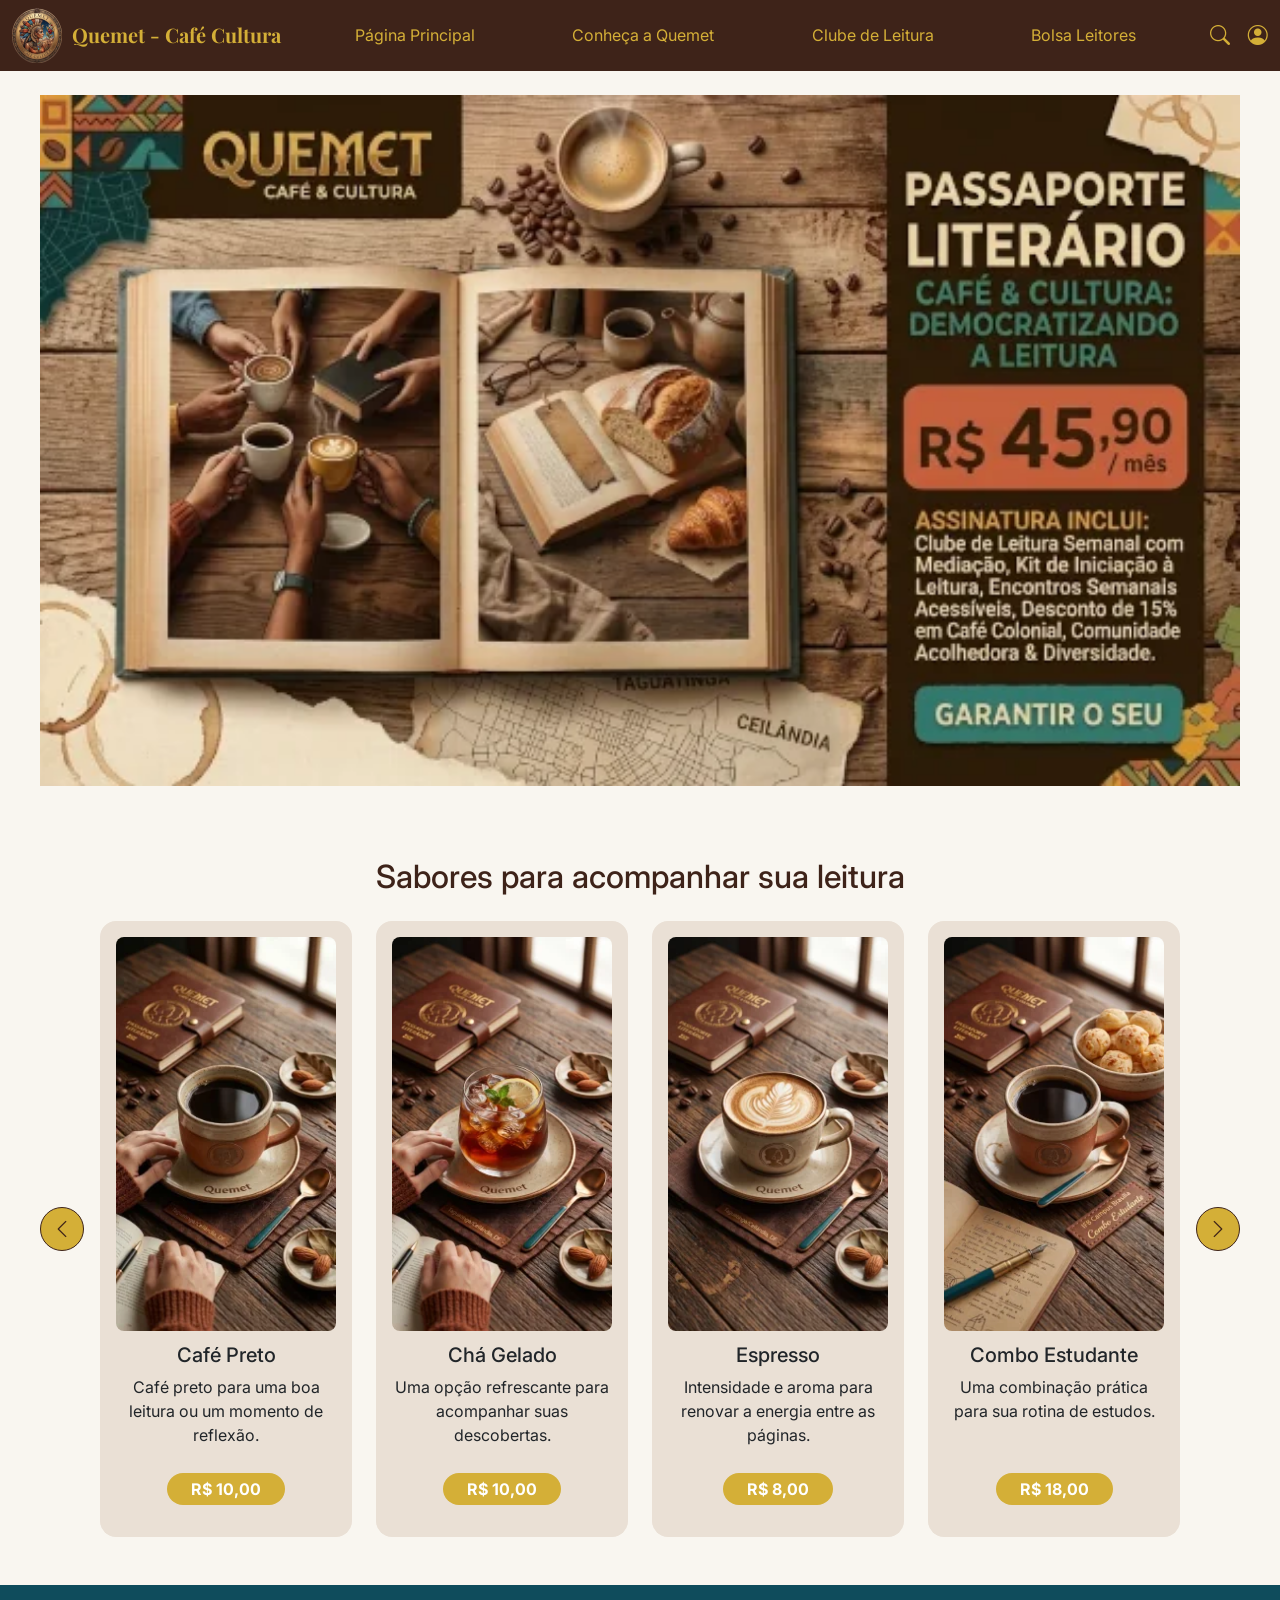
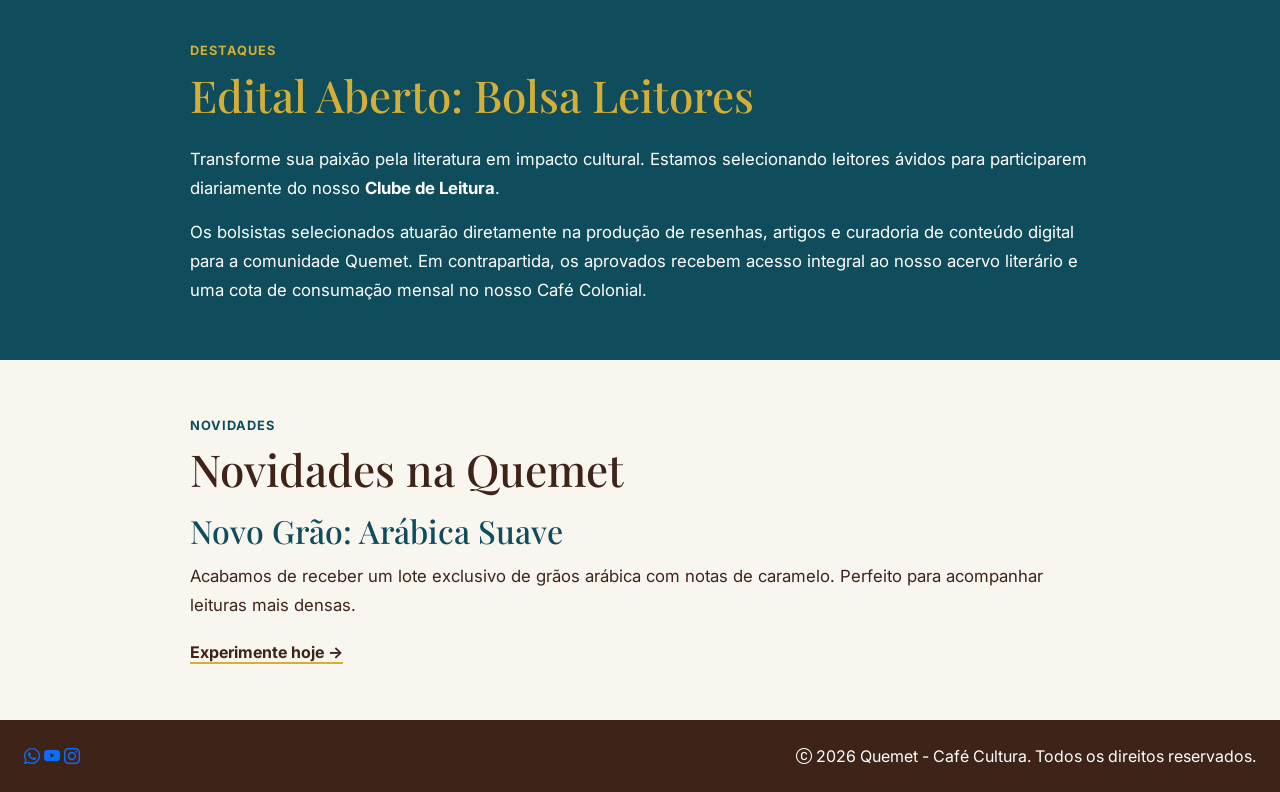
<file: index.html>
<!DOCTYPE html>
<html lang="pt">
    <head>
        <link rel="stylesheet" href="https://cdn.jsdelivr.net/npm/bootstrap-icons@1.11.3/font/bootstrap-icons.min.css">
        <link href="https://cdn.jsdelivr.net/npm/bootstrap@5.0.2/dist/css/bootstrap.min.css" rel="stylesheet" integrity="sha384-EVSTQN3/azprG1Anm3QDgpJLIm9Nao0Yz1ztcQTwFspd3yD65VohhpuuCOmLASjC" crossorigin="anonymous">
        <link rel="stylesheet" href="style.css">
        <link rel="preconnect" href="https://fonts.googleapis.com">
        <link rel="preconnect" href="https://fonts.gstatic.com" crossorigin>
        <link href="https://fonts.googleapis.com/css2?family=Inter:ital,opsz,wght@0,14..32,100..900;1,14..32,100..900&family=Playball&family=Playfair+Display:ital,wght@0,400..900;1,400..900&display=swap" rel="stylesheet">
        <meta charset="UTF-8">
        <meta name="viewport" content="width=device-width, initial-scale=1.0">
        <meta name="description" content="Trabalho SENAI DF && Projeto Quemet">
        <meta name="keywords" content="HTML, CSS, JavaScript, SENAI DF, Projeto Quemet, Café, Cultura">
        <meta name="author" content="Edgar Parreira França">
        <meta name="robots" content="index, follow">
        <title>Quemet - Café Cultura</title>
    </head>
    <body>
        <header class="site-header">
            <div class="container-fluid">
                <nav class="navbar navbar-dark navbar-expand-md w-100" aria-label="Navegação principal">
                    <a class="brand" href="index.html">
                        <img src="./Imagens/quemetLogo.webp" alt="Logo da Quemet" class="img-fluid" width="50" height="50">
                        <span>Quemet - Café Cultura</span>
                    </a>
                    <div class="collapse navbar-collapse" id="menu-principal">
                        <div class="site-nav__links">
                            <a href="index.html" aria-current="page">Página Principal</a>
                            <a href="index.html#produtos">Conheça a Quemet</a>
                            <a href="#produtos">Clube de Leitura</a>
                            <a href="#produtos">Bolsa Leitores</a>
                        </div>
                    </div>
                    <div class="site-nav__actions">
                        <a href="#produtos" aria-label="Buscar produtos"><i class="bi bi-search" aria-hidden="true"></i></a>
                        <a href="login.html" aria-label="Acessar conta"><i class="bi bi-person-circle" aria-hidden="true"></i></a>
                    </div>
                    <button class="navbar-toggler" type="button" data-bs-toggle="collapse" data-bs-target="#menu-principal" aria-controls="menu-principal" aria-expanded="false" aria-label="Abrir menu de navegação">
                        <span class="navbar-toggler-icon"></span>
                    </button>
                </nav>
            </div>
        </header>

        <main>
            <section class="container-fluid hero" aria-labelledby="titulo-pagina">
                <div class="row">
                    <div class="col-12">
                    <img src="./Imagens/banner.webp" alt="Promoção Passaporte Literário da Quemet" class="hero__image img-fluid">
                    </div>
                </div>
            </section>

            <section id="produtos" class="container-fluid produtos" aria-labelledby="titulo-produtos">
                <div class="conteudo-container">
                    <h2 id="titulo-produtos">Sabores para acompanhar sua leitura</h2>
                    <div class="galeria-controles">
                        <button type="button" class="galeria-seta galeria-seta--esquerda d-none d-md-block" id="seta-esquerda" aria-label="Ver produtos anteriores">
                            <i class="bi bi-chevron-left" aria-hidden="true"></i>
                        </button>
                        <div class="galeria-viewport">
                            <div class="row g-4" id="galeria-cards">
                        <div class="col-12 col-sm-6 col-lg-4 col-xl-3">
                            <article class="card h-100">
                                <img src="./Imagens/cafe.webp" alt="Café preto servido em uma xícara" class="img-fluid">
                                <div class="card-conteudo">
                                    <h3>Café Preto</h3>
                                    <p>Café preto para uma boa leitura ou um momento de reflexão.</p>
                                    <p class="preco">R$ 10,00</p>
                                </div>
                            </article>
                        </div>
                        <div class="col-12 col-sm-6 col-lg-4 col-xl-3">
                            <article class="card h-100">
                                <img src="./Imagens/chaGelado.webp" alt="Chá gelado servido em um copo" class="img-fluid">
                                <div class="card-conteudo">
                                    <h3>Chá Gelado</h3>
                                    <p>Uma opção refrescante para acompanhar suas descobertas.</p>
                                    <p class="preco">R$ 10,00</p>
                                </div>
                            </article>
                        </div>
                        <div class="col-12 col-sm-6 col-lg-4 col-xl-3">
                            <article class="card h-100">
                                <img src="./Imagens/espresso.webp" alt="Café espresso servido em uma xícara" class="img-fluid">
                                <div class="card-conteudo">
                                    <h3>Espresso</h3>
                                    <p>Intensidade e aroma para renovar a energia entre as páginas.</p>
                                    <p class="preco">R$ 8,00</p>
                                </div>
                            </article>
                        </div>
                        <div class="col-12 col-sm-6 col-lg-4 col-xl-3">
                            <article class="card h-100">
                                <img src="./Imagens/comboEstudante.webp" alt="Combo de café para estudante" class="img-fluid">
                                <div class="card-conteudo">
                                    <h3>Combo Estudante</h3>
                                    <p>Uma combinação prática para sua rotina de estudos.</p>
                                    <p class="preco">R$ 18,00</p>
                                </div>
                            </article>
                        </div>
                        <div class="col-12 col-sm-6 col-lg-4 col-xl-3">
                            <article class="card h-100">
                                <img src="./Imagens/comboLeitor.webp" alt="Combo de café para leitor" class="img-fluid">
                                <div class="card-conteudo">
                                    <h3>Combo Leitor</h3>
                                    <p>O par perfeito para tornar seu momento de leitura especial.</p>
                                    <p class="preco">R$ 20,00</p>
                                </div>
                            </article>
                        </div>
                            </div>
                        </div>
                        <button type="button" class="galeria-seta galeria-seta--direita d-none d-md-block" id="seta-direita" aria-label="Ver próximos produtos">
                            <i class="bi bi-chevron-right" aria-hidden="true"></i>
                        </button>
                    </div>
                </div>
            </section>

            <section id="destaques" class="destaques" aria-labelledby="titulo-destaques">
                <div class="conteudo-container destaques__conteudo">
                    <p class="destaques__rotulo">Destaques</p>
                    <h2 id="titulo-destaques">Edital Aberto: Bolsa Leitores</h2>
                    <p>Transforme sua paixão pela literatura em impacto cultural. Estamos selecionando leitores ávidos para participarem diariamente do nosso <strong>Clube de Leitura</strong>.</p>
                    <p>Os bolsistas selecionados atuarão diretamente na produção de resenhas, artigos e curadoria de conteúdo digital para a comunidade Quemet. Em contrapartida, os aprovados recebem acesso integral ao nosso acervo literário e uma cota de consumação mensal no nosso Café Colonial.</p>
                </div>
            </section>

            <section id="novidades" class="novidades" aria-labelledby="titulo-novidades">
                <div class="conteudo-container novidades__conteudo">
                    <p class="novidades__rotulo">Novidades</p>
                    <h2 id="titulo-novidades">Novidades na Quemet</h2>
                    <h3>Novo Grão: Arábica Suave</h3>
                    <p>Acabamos de receber um lote exclusivo de grãos arábica com notas de caramelo. Perfeito para acompanhar leituras mais densas.</p>
                    <a class="novidades__link" href="#">Experimente hoje <span aria-hidden="true">→</span></a>
                </div>
            </section>
            <button id="voltar-topo" type="button">↑ Voltar ao topo</button>
        </main>
        <footer class="d-flex justify-content-between align-items-center p-4 flex-column flex-md-row">
            <div class="redes-sociais">
                <a href="#" aria-label="WhatsApp"><i class="bi bi-whatsapp" aria-hidden="true"></i></a>
                <a href="#" aria-label="YouTube"><i class="bi bi-youtube" aria-hidden="true"></i></a>
                <a href="#" aria-label="Instagram"><i class="bi bi-instagram" aria-hidden="true"></i></a>
            </div>
            <div class="direitos-autorais">
                <i class="bi bi-c-circle"></i> 2026 Quemet - Café Cultura. Todos os direitos reservados.
            </div>
        </footer>
        <script src="https://cdn.jsdelivr.net/npm/bootstrap@5.0.2/dist/js/bootstrap.bundle.min.js"></script>
        <script src="scripts.js"></script>
    </body>
    </html>
</file>
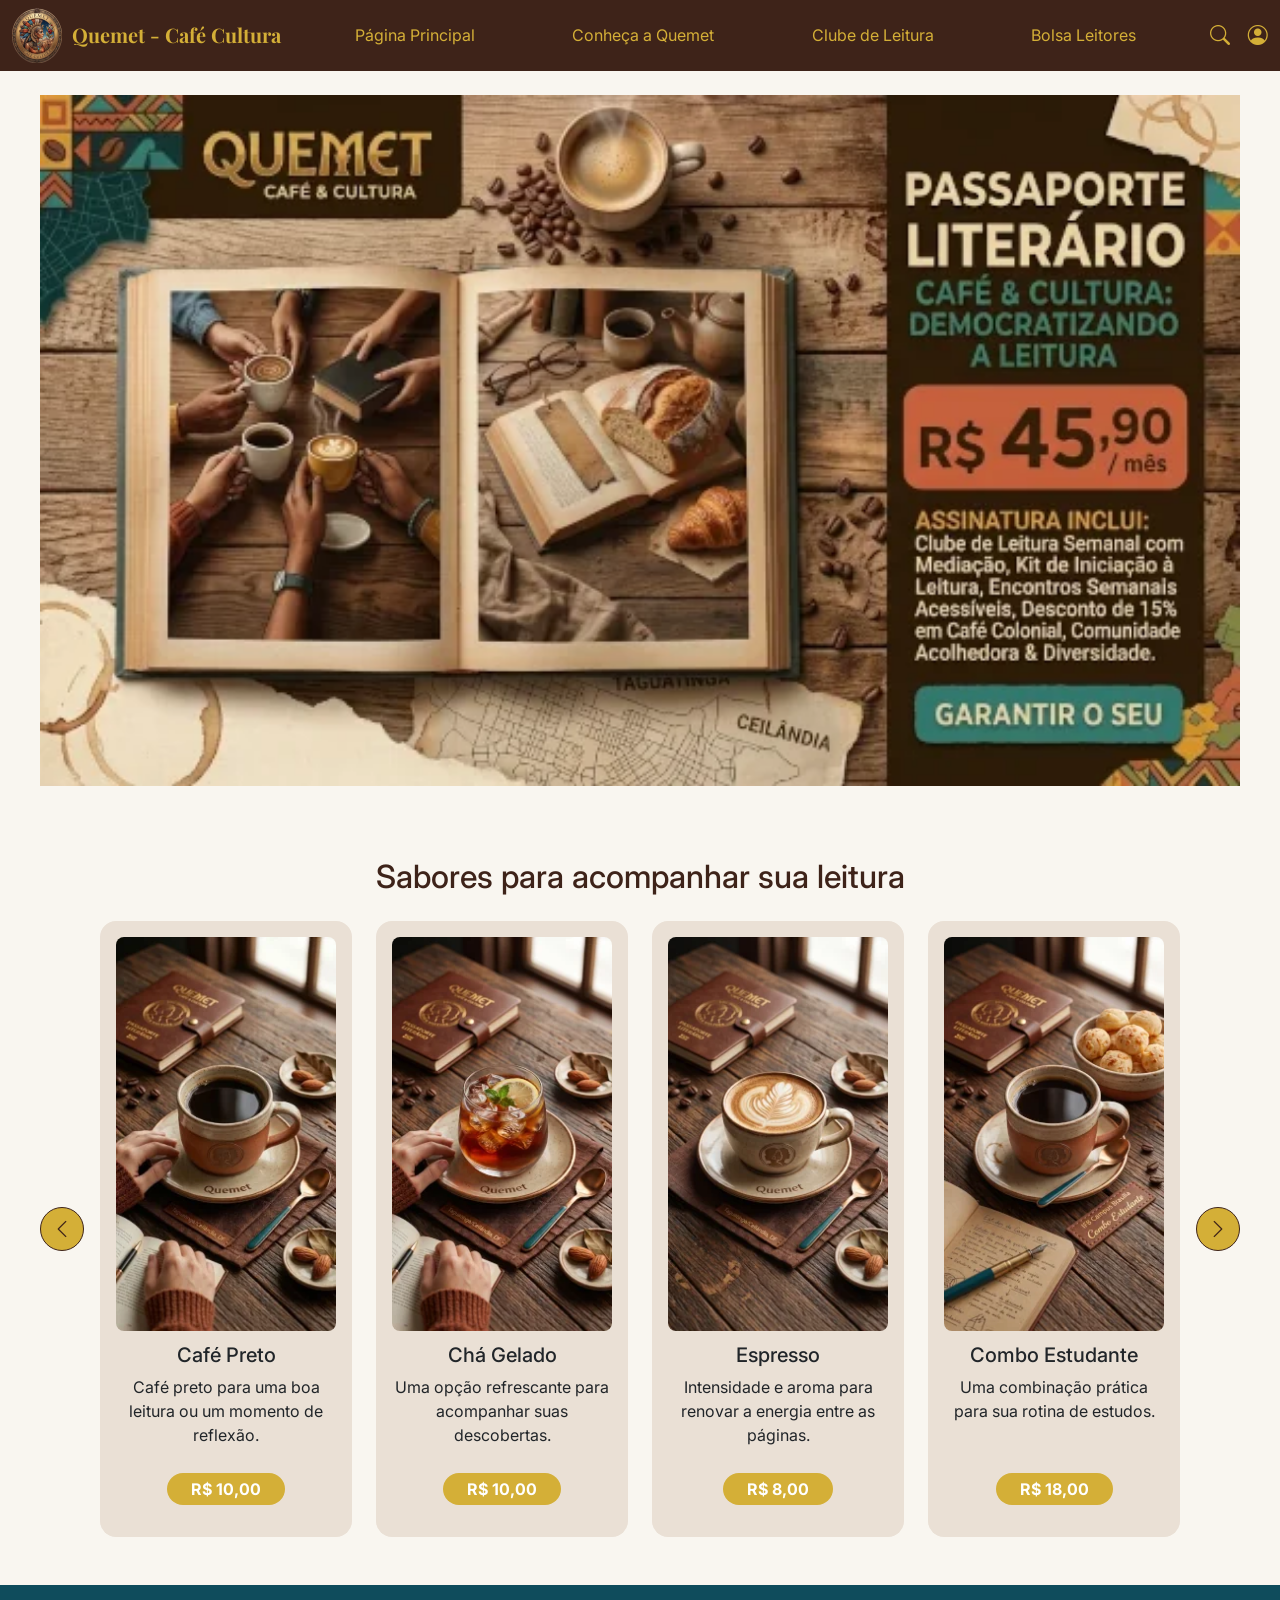
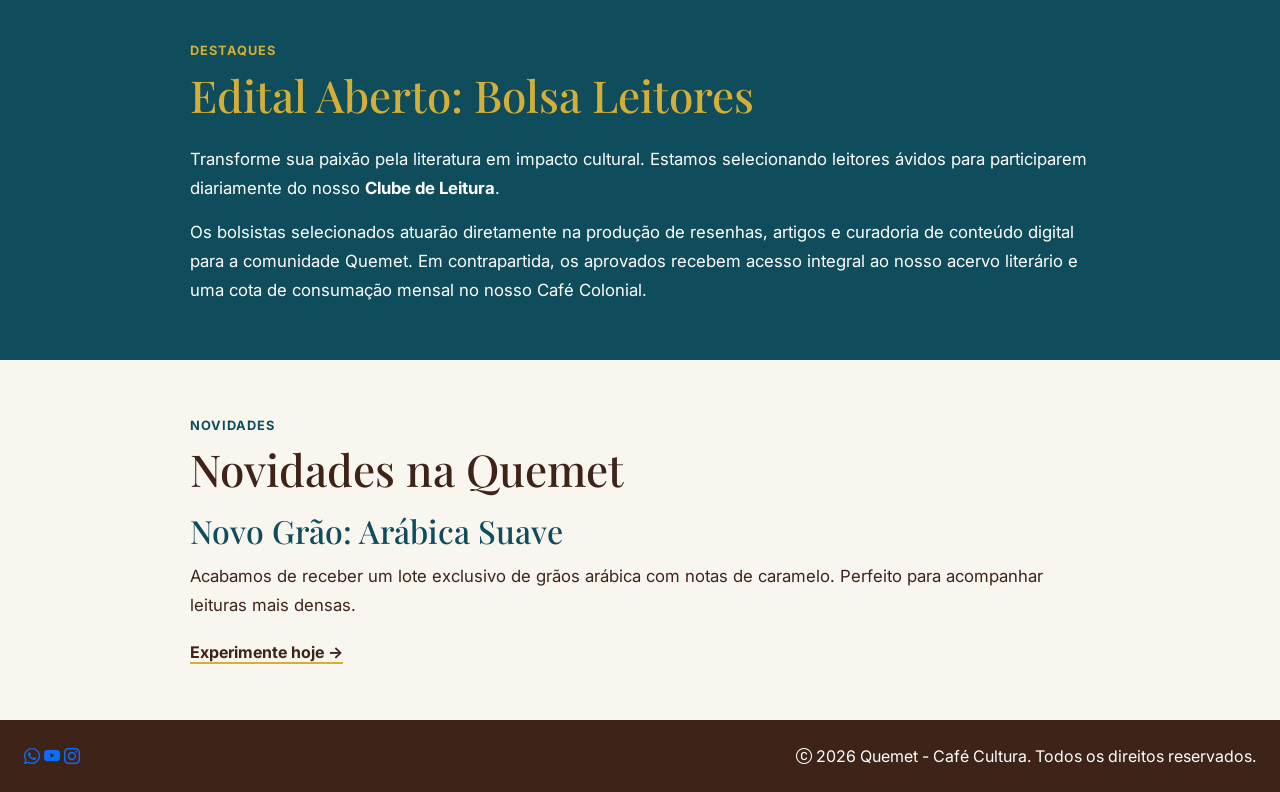
<file: HyperText/index.html>
<!DOCTYPE html>
<html lang="pt">
    <head>
        <link rel="stylesheet" href="https://cdn.jsdelivr.net/npm/bootstrap-icons@1.11.3/font/bootstrap-icons.min.css">
        <link href="https://cdn.jsdelivr.net/npm/bootstrap@5.0.2/dist/css/bootstrap.min.css" rel="stylesheet" integrity="sha384-EVSTQN3/azprG1Anm3QDgpJLIm9Nao0Yz1ztcQTwFspd3yD65VohhpuuCOmLASjC" crossorigin="anonymous">
        <link rel="stylesheet" href="../style/style.css">
        <link rel="preconnect" href="https://fonts.googleapis.com">
        <link rel="preconnect" href="https://fonts.gstatic.com" crossorigin>
        <link href="https://fonts.googleapis.com/css2?family=Inter:ital,opsz,wght@0,14..32,100..900;1,14..32,100..900&family=Playball&family=Playfair+Display:ital,wght@0,400..900;1,400..900&display=swap" rel="stylesheet">
        <meta charset="UTF-8">
        <meta name="viewport" content="width=device-width, initial-scale=1.0">
        <meta name="description" content="Trabalho SENAI DF && Projeto Quemet">
        <meta name="keywords" content="HTML, CSS, JavaScript, SENAI DF, Projeto Quemet, Café, Cultura">
        <meta name="author" content="Edgar Parreira França">
        <meta name="robots" content="index, follow">
        <title>Quemet - Café Cultura</title>
    </head>
    <body>
        <header class="site-header">
            <div class="container-fluid">
                <nav class="navbar navbar-dark navbar-expand-md w-100" aria-label="Navegação principal">
                    <a class="brand" href="index.html">
                        <img src="../Imagens/quemetLogo.webp" alt="Logo da Quemet" class="img-fluid" width="50" height="50">
                        <span>Quemet - Café Cultura</span>
                    </a>
                    <div class="collapse navbar-collapse" id="menu-principal">
                        <div class="site-nav__links">
                            <a href="index.html" aria-current="page">Página Principal</a>
                            <a href="sobrenos.html">Conheça a Quemet</a>
                            <a href="#produtos">Clube de Leitura</a>
                            <a href="#produtos">Bolsa Leitores</a>
                        </div>
                    </div>
                    <div class="site-nav__actions">
                        <a href="#produtos" aria-label="Buscar produtos"><i class="bi bi-search" aria-hidden="true"></i></a>
                        <a href="login.html" aria-label="Acessar conta"><i class="bi bi-person-circle" aria-hidden="true"></i></a>
                    </div>
                    <button class="navbar-toggler" type="button" data-bs-toggle="collapse" data-bs-target="#menu-principal" aria-controls="menu-principal" aria-expanded="false" aria-label="Abrir menu de navegação">
                        <span class="navbar-toggler-icon"></span>
                    </button>
                </nav>
            </div>
        </header>
        <main>
            <section class="container-fluid hero" aria-labelledby="titulo-pagina">
                <div class="row">
                    <div class="col-12">
                    <img src="../Imagens/banner.webp" alt="Promoção Passaporte Literário da Quemet" class="hero__image img-fluid">
                    </div>
                </div>
            </section>

            <section id="produtos" class="container-fluid produtos" aria-labelledby="titulo-produtos">
                <div class="conteudo-container">
                    <h2 id="titulo-produtos">Sabores para acompanhar sua leitura</h2>
                    <div class="galeria-controles">
                        <button type="button" class="galeria-seta galeria-seta--esquerda d-none d-md-block" id="seta-esquerda" aria-label="Ver produtos anteriores">
                            <i class="bi bi-chevron-left" aria-hidden="true"></i>
                        </button>
                        <div class="galeria-viewport">
                            <div class="row g-4" id="galeria-cards">
                        <div class="col-12 col-sm-6 col-lg-4 col-xl-3">
                            <article class="card h-100">
                                <img src="../Imagens/cafe.webp" alt="Café preto servido em uma xícara" class="img-fluid">
                                <div class="card-conteudo">
                                    <h3>Café Preto</h3>
                                    <p>Café preto para uma boa leitura ou um momento de reflexão.</p>
                                    <p class="preco">R$ 10,00</p>
                                </div>
                            </article>
                        </div>
                        <div class="col-12 col-sm-6 col-lg-4 col-xl-3">
                            <article class="card h-100">
                                <img src="../Imagens/chaGelado.webp" alt="Chá gelado servido em um copo" class="img-fluid">
                                <div class="card-conteudo">
                                    <h3>Chá Gelado</h3>
                                    <p>Uma opção refrescante para acompanhar suas descobertas.</p>
                                    <p class="preco">R$ 10,00</p>
                                </div>
                            </article>
                        </div>
                        <div class="col-12 col-sm-6 col-lg-4 col-xl-3">
                            <article class="card h-100">
                                <img src="../Imagens/espresso.webp" alt="Café espresso servido em uma xícara" class="img-fluid">
                                <div class="card-conteudo">
                                    <h3>Espresso</h3>
                                    <p>Intensidade e aroma para renovar a energia entre as páginas.</p>
                                    <p class="preco">R$ 8,00</p>
                                </div>
                            </article>
                        </div>
                        <div class="col-12 col-sm-6 col-lg-4 col-xl-3">
                            <article class="card h-100">
                                <img src="../Imagens/comboEstudante.webp" alt="Combo de café para estudante" class="img-fluid">
                                <div class="card-conteudo">
                                    <h3>Combo Estudante</h3>
                                    <p>Uma combinação prática para sua rotina de estudos.</p>
                                    <p class="preco">R$ 18,00</p>
                                </div>
                            </article>
                        </div>
                        <div class="col-12 col-sm-6 col-lg-4 col-xl-3">
                            <article class="card h-100">
                                <img src="../Imagens/comboLeitor.webp" alt="Combo de café para leitor" class="img-fluid">
                                <div class="card-conteudo">
                                    <h3>Combo Leitor</h3>
                                    <p>O par perfeito para tornar seu momento de leitura especial.</p>
                                    <p class="preco">R$ 20,00</p>
                                </div>
                            </article>
                        </div>
                            </div>
                        </div>
                        <button type="button" class="galeria-seta galeria-seta--direita d-none d-md-block" id="seta-direita" aria-label="Ver próximos produtos">
                            <i class="bi bi-chevron-right" aria-hidden="true"></i>
                        </button>
                    </div>
                </div>
            </section>

            <section id="destaques" class="destaques" aria-labelledby="titulo-destaques">
                <div class="conteudo-container destaques__conteudo">
                    <p class="destaques__rotulo">Destaques</p>
                    <h2 id="titulo-destaques">Edital Aberto: Bolsa Leitores</h2>
                    <p>Transforme sua paixão pela literatura em impacto cultural. Estamos selecionando leitores ávidos para participarem diariamente do nosso <strong>Clube de Leitura</strong>.</p>
                    <p>Os bolsistas selecionados atuarão diretamente na produção de resenhas, artigos e curadoria de conteúdo digital para a comunidade Quemet. Em contrapartida, os aprovados recebem acesso integral ao nosso acervo literário e uma cota de consumação mensal no nosso Café Colonial.</p>
                </div>
            </section>

            <section id="novidades" class="novidades" aria-labelledby="titulo-novidades">
                <div class="conteudo-container novidades__conteudo">
                    <p class="novidades__rotulo">Novidades</p>
                    <h2 id="titulo-novidades">Novidades na Quemet</h2>
                    <h3>Novo Grão: Arábica Suave</h3>
                    <p>Acabamos de receber um lote exclusivo de grãos arábica com notas de caramelo. Perfeito para acompanhar leituras mais densas.</p>
                    <a class="novidades__link" href="#">Experimente hoje <span aria-hidden="true">→</span></a>
                </div>
            </section>
            <button id="voltar-topo" type="button">↑ Voltar ao topo</button>
        </main>
        <footer class="d-flex justify-content-between align-items-center p-4 flex-column flex-md-row">
            <div class="redes-sociais">
                <a href="#" aria-label="WhatsApp"><i class="bi bi-whatsapp" aria-hidden="true"></i></a>
                <a href="#" aria-label="YouTube"><i class="bi bi-youtube" aria-hidden="true"></i></a>
                <a href="#" aria-label="Instagram"><i class="bi bi-instagram" aria-hidden="true"></i></a>
            </div>
            <div class="direitos-autorais">
                <i class="bi bi-c-circle"></i> 2026 Quemet - Café Cultura. Todos os direitos reservados.
            </div>
        </footer>
        <script src="https://cdn.jsdelivr.net/npm/bootstrap@5.0.2/dist/js/bootstrap.bundle.min.js"></script>
        <script src="../scripts/scripts.js"></script>
    </body>
    </html>
</file>
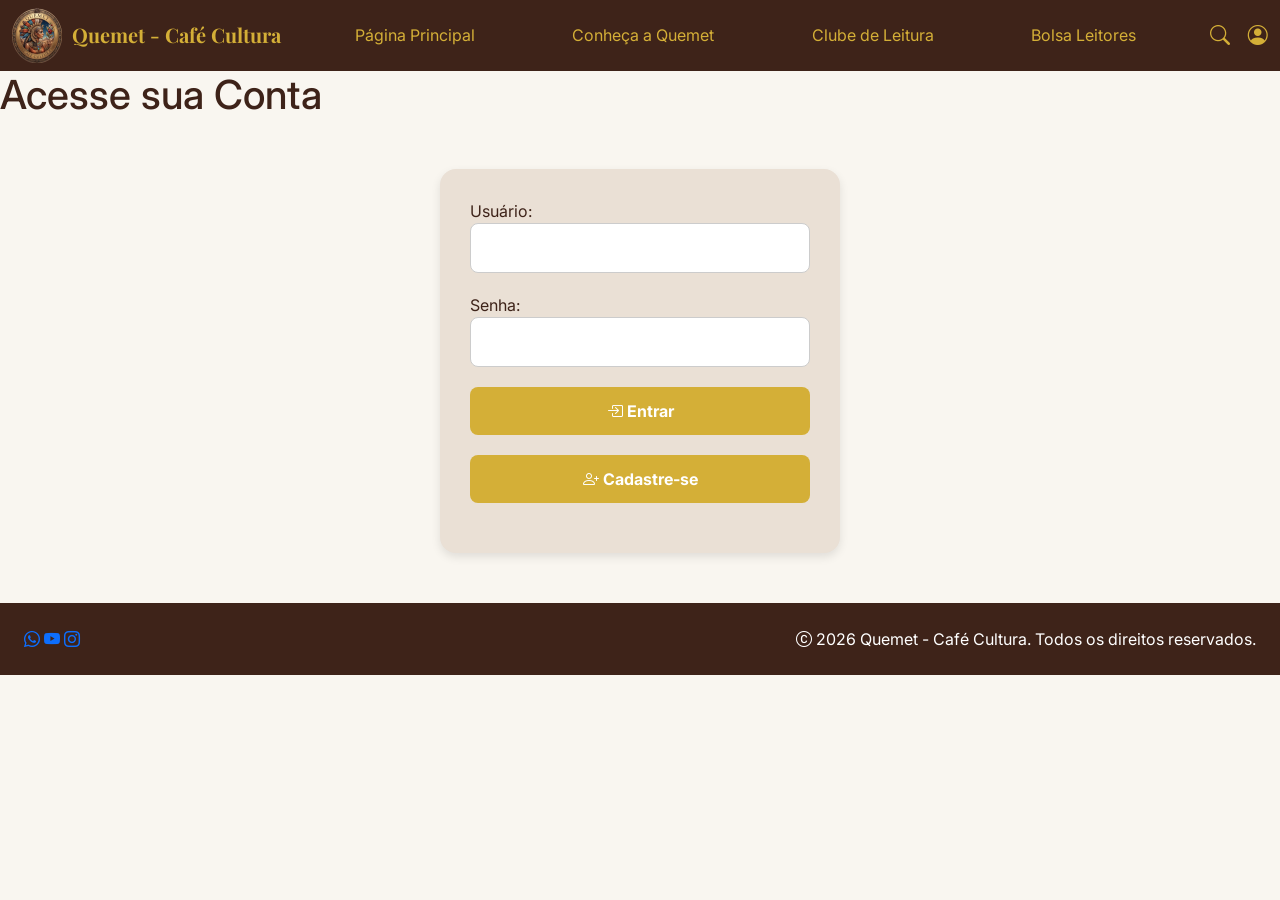
<file: login.html>
<!DOCTYPE html>
<html lang="pt">
<head>
    <link rel="preconnect" href="https://fonts.googleapis.com">
    <link rel="preconnect" href="https://fonts.gstatic.com" crossorigin>
    <link href="https://fonts.googleapis.com/css2?family=Inter:ital,opsz,wght@0,14..32,100..900;1,14..32,100..900&family=Playball&family=Playfair+Display:ital,wght@0,400..900;1,400..900&display=swap" rel="stylesheet">
    <link rel="stylesheet" href="https://cdn.jsdelivr.net/npm/bootstrap-icons@1.11.3/font/bootstrap-icons.min.css">
    <link href="https://cdn.jsdelivr.net/npm/bootstrap@5.0.2/dist/css/bootstrap.min.css" rel="stylesheet" integrity="sha384-EVSTQN3/azprG1Anm3QDgpJLIm9Nao0Yz1ztcQTwFspd3yD65VohhpuuCOmLASjC" crossorigin="anonymous">
    <link rel="stylesheet" href="style.css">
    <meta charset="UTF-8">
    <meta name="viewport" content="width=device-width, initial-scale=1.0">
    <title>Quemet - Café Cultura</title>
</head>
<body>
    <header class="site-header">
        <div class="container-fluid">
                <nav class="navbar navbar-dark navbar-expand-md w-100" aria-label="Navegação principal">
                    <a class="brand" href="index.html">
                        <img src="./Imagens/quemetLogo.webp" alt="Logo da Quemet" class="img-fluid" width="50" height="50">
                        <span>Quemet - Café Cultura</span>
                    </a>
                    <div class="collapse navbar-collapse" id="menu-login">
                        <div class="site-nav__links">
                            <a href="index.html">Página Principal</a>
                            <a href="index.html#produtos">Conheça a Quemet</a>
                            <a href="index.html#produtos">Clube de Leitura</a>
                            <a href="index.html#produtos">Bolsa Leitores</a>
                        </div>
                    </div>
                    <div class="site-nav__actions">
                        <a href="index.html#produtos" aria-label="Buscar produtos"><i class="bi bi-search" aria-hidden="true"></i></a>
                        <a href="login.html" aria-label="Acessar conta" aria-current="page"><i class="bi bi-person-circle" aria-hidden="true"></i></a>
                    </div>
                    <button class="navbar-toggler" type="button" data-bs-toggle="collapse" data-bs-target="#menu-login" aria-controls="menu-login" aria-expanded="false" aria-label="Abrir menu de navegação">
                        <span class="navbar-toggler-icon"></span>
                    </button>
                </nav>
            </div>
        </header>
    <main>
        <h1>Acesse sua Conta</h1>
        <section class="login-container">
            <form id="login-form" action="login.php" method="post">
                <label for="usuario">Usuário:</label>
                <input type="text" id="usuario" name="usuario" required>
                <label for="senha">Senha:</label>
                <input type="password" id="senha" name="senha" required>
                <button id="login-button" type="button">
                    <i class="bi bi-box-arrow-in-right"></i> Entrar
                </button>
                <div>
                    <button id="botao-cadastrar" type="button" class="btn btn-outline-dark w-100">
                        <i class="bi bi-person-plus"></i> Cadastre-se
                    </button>
                </div>
            </form>
            <form id="form-cadastrar" action="#" method="post">
                <h2>Cadastre-se</h2>
                <label for="novo-usuario">Usuário:</label>
                <input type="text" id="novo-usuario" name="novo-usuario" required>
                <label for="novo-email">Email:</label>
                <input type="email" id="novo-email" name="novo-email" required>
                <label for="nova-senha">Senha:</label>
                <input type="password" id="nova-senha" name="nova-senha" required>
                <button id="cadastro-submit" type="button">Cadastrar</button>
            </form>
        </section>
        <button id="voltar-topo" type="button">↑ Voltar ao topo</button>
    </main>
    <footer class="d-flex justify-content-between align-items-center p-4 flex-column flex-md-row">
            <div class="redes-sociais">
                <a href="#" aria-label="WhatsApp"><i class="bi bi-whatsapp" aria-hidden="true"></i></a>
                <a href="#" aria-label="YouTube"><i class="bi bi-youtube" aria-hidden="true"></i></a>
                <a href="#" aria-label="Instagram"><i class="bi bi-instagram" aria-hidden="true"></i></a>
            </div>
            <div class="direitos-autorais">
                <i class="bi bi-c-circle"></i> 2026 Quemet - Café Cultura. Todos os direitos reservados.
            </div>
        </footer>
        <script src="https://cdn.jsdelivr.net/npm/bootstrap@5.0.2/dist/js/bootstrap.bundle.min.js"></script>
        <script src="https://code.jquery.com/jquery-3.7.1.min.js"></script>
        <script src="jquery-script.js"></script>
        <script src="scripts.js"></script>
</body>
</html>
</file>
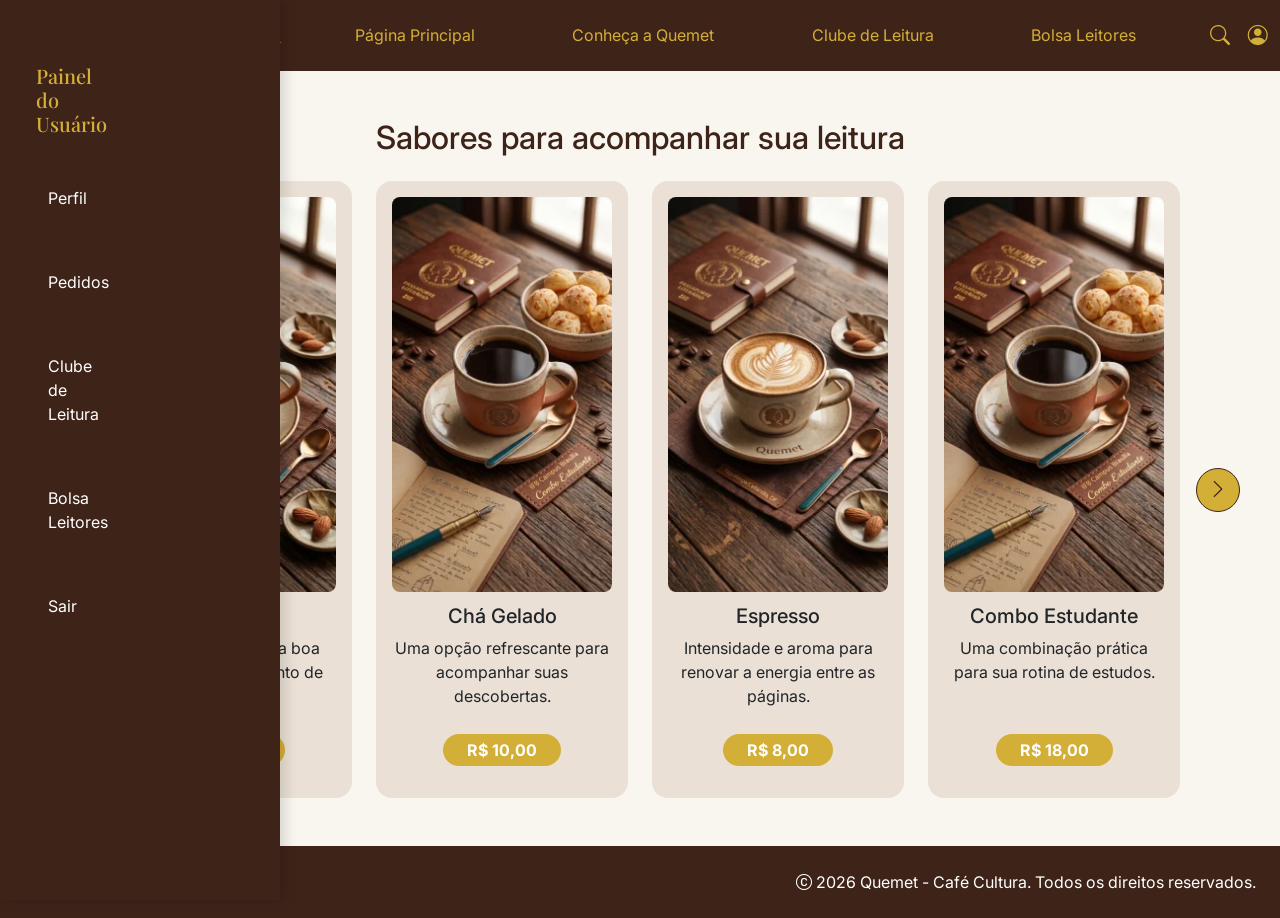
<file: HyperText/dashboard.html>
<!DOCTYPE html>
<html lang="pt">
    <head>
        <link rel="stylesheet" href="https://cdn.jsdelivr.net/npm/bootstrap-icons@1.11.3/font/bootstrap-icons.min.css">
        <link href="https://cdn.jsdelivr.net/npm/bootstrap@5.0.2/dist/css/bootstrap.min.css" rel="stylesheet" integrity="sha384-EVSTQN3/azprG1Anm3QDgpJLIm9Nao0Yz1ztcQTwFspd3yD65VohhpuuCOmLASjC" crossorigin="anonymous">
        <link rel="stylesheet" href="../style/style.css">
        <link rel="preconnect" href="https://fonts.googleapis.com">
        <link rel="preconnect" href="https://fonts.gstatic.com" crossorigin>
        <link href="https://fonts.googleapis.com/css2?family=Inter:ital,opsz,wght@0,14..32,100..900;1,14..32,100..900&family=Playball&family=Playfair+Display:ital,wght@0,400..900;1,400..900&display=swap" rel="stylesheet">
        <meta charset="UTF-8">
        <meta name="viewport" content="width=device-width, initial-scale=1.0">
        <meta name="description" content="Trabalho SENAI DF && Projeto Quemet">
        <meta name="keywords" content="HTML, CSS, JavaScript, SENAI DF, Projeto Quemet, Café, Cultura">
        <meta name="author" content="Edgar Parreira França">
        <meta name="robots" content="index, follow">
        <title>Quemet - Café Cultura</title>
    </head>
    <body>
            <header class="site-header">
                <div class="container-fluid">
                    <nav class="navbar navbar-dark navbar-expand-md w-100" aria-label="Navegação principal">
                        <a class="brand" href="index.html">
                            <img src="../Imagens/quemetLogo.webp" alt="Logo da Quemet" class="img-fluid" width="50" height="50">
                            <span>Quemet - Café Cultura</span>
                        </a>
                        <div class="collapse navbar-collapse" id="menu-principal">
                            <div class="site-nav__links">
                                <a href="index.html" aria-current="page">Página Principal</a>
                                <a href="sobrenos.html">Conheça a Quemet</a>
                                <a href="#produtos">Clube de Leitura</a>
                            <a href="#produtos">Bolsa Leitores</a>
                            </div>
                        </div>
                        <div class="site-nav__actions">
                            <a href="#produtos" aria-label="Buscar produtos"><i class="bi bi-search" aria-hidden="true"></i></a>
                            <a href="login.html" aria-label="Acessar conta"><i class="bi bi-person-circle" aria-hidden="true"></i></a>
                        </div>
                        <button class="navbar-toggler" type="button" data-bs-toggle="collapse" data-bs-target="#menu-principal" aria-controls="menu-principal" aria-expanded="false" aria-label="Abrir menu de navegação">
                            <span class="navbar-toggler-icon"></span>
                        </button>
                    </nav>
                </div>
            </header>
        <main>
            
        <section class="dashboard-painel">
            <article id="dashboard-painel">
                <div class="container-fluid" >
                <div class="row"
>                       <div class="col-4 col-md-3">
                    <nav class="dashboard-nav" aria-label="Navegação do painel">
                        <h1>Painel do Usuário</h1>
                        <a href="perfil.html">Perfil</a></br>
                        <a href="pedidos.html">Pedidos</a></br>
                        <a href="clubedeleitura.html">Clube de Leitura</a></br>
                        <a href="bolsaleitores.html">Bolsa Leitores</a></br>
                        <a href="sair.html">Sair</a>
                        </div>
            </article>
                    </nav>
                </div>
            </div>
        </section>

             <section id="produtos" class="container-fluid produtos" aria-labelledby="titulo-produtos">
                <div class="conteudo-container">
                    <h2 id="titulo-produtos">Sabores para acompanhar sua leitura</h2>
                    <div class="galeria-controles">
                        <button type="button" class="galeria-seta galeria-seta--esquerda d-none d-md-block" id="seta-esquerda" aria-label="Ver produtos anteriores">
                            <i class="bi bi-chevron-left" aria-hidden="true"></i>
                        </button>
                        <div class="galeria-viewport">
                            <div class="row g-4" id="galeria-cards">
                        <div class="col-4 col-sm-6 col-lg-4 col-xl-3">
                            <article class="card h-100">
                                <img src="../Imagens/cafe.webp" alt="Café preto servido em uma xícara" class="img-fluid">
                                <div class="card-conteudo">
                                    <h3>Café Preto</h3>
                                    <p>Café preto para uma boa leitura ou um momento de reflexão.</p>
                                    <p class="preco">R$ 10,00</p>
                                </div>
                            </article>
                        </div>
                        
                        <div class="col-4 col-sm-6 col-lg-4 col-xl-3">
                            <article class="card h-100">
                                <img src="../Imagens/comboEstudante.webp" alt="Combo de café para estudante" class="img-fluid">
                                <div class="card-conteudo">
                                    <h3>Chá Gelado</h3>
                                    <p>Uma opção refrescante para acompanhar suas descobertas.</p>
                                    <p class="preco">R$ 10,00</p>
                                </div>
                            </article>
                        </div>
                        <div class="col-4 col-sm-6 col-lg-4 col-xl-3">
                            <article class="card h-100">
                                <img src="../Imagens/espresso.webp" alt="Café espresso servido em uma xícara" class="img-fluid">
                                <div class="card-conteudo">
                                    <h3>Espresso</h3>
                                    <p>Intensidade e aroma para renovar a energia entre as páginas.</p>
                                    <p class="preco">R$ 8,00</p>
                                </div>
                            </article>
                        </div>
                        <div class="col-4 col-sm-6 col-lg-4 col-xl-3">
                            <article class="card h-100">
                                <img src="../Imagens/comboEstudante.webp" alt="Combo de café para estudante" class="img-fluid">
                                <div class="card-conteudo">
                                    <h3>Combo Estudante</h3>
                                    <p>Uma combinação prática para sua rotina de estudos.</p>
                                    <p class="preco">R$ 18,00</p>
                                </div>
                            </article>
                        </div>
                        <div class="col-4 col-sm-6 col-lg-4 col-xl-3">
                            <article class="card h-100">
                                <img src="../Imagens/comboLeitor.webp" alt="Combo de café para leitor" class="img-fluid">
                                <div class="card-conteudo">
                                    <h3>Combo Leitor</h3>
                                    <p>O par perfeito para tornar seu momento de leitura especial.</p>
                                    <p class="preco">R$ 20,00</p>
                                </div>
                            </article>
                        </div>
                            </div>
                        </div>
                        <button type="button" class="galeria-seta galeria-seta--direita d-none d-md-block" id="seta-direita" aria-label="Ver próximos produtos">
                            <i class="bi bi-chevron-right" aria-hidden="true"></i>
                        </button>
                    </div>
                </div>
            </section>
            <button id="voltar-topo" type="button">↑ Voltar ao topo</button>
        </main>
        <footer class="d-flex justify-content-between align-items-center p-4 flex-column flex-md-row">
            <div class="redes-sociais">
                <a href="#" aria-label="WhatsApp"><i class="bi bi-whatsapp" aria-hidden="true"></i></a>
                <a href="#" aria-label="YouTube"><i class="bi bi-youtube" aria-hidden="true"></i></a>
                <a href="#" aria-label="Instagram"><i class="bi bi-instagram" aria-hidden="true"></i></a>
            </div>
            <div class="direitos-autorais">
                <i class="bi bi-c-circle"></i> 2026 Quemet - Café Cultura. Todos os direitos reservados.
            </div>
        </footer>
        <script src="https://cdn.jsdelivr.net/npm/bootstrap@5.0.2/dist/js/bootstrap.bundle.min.js"></script>
        <script src="../scripts/scripts.js"></script>
    </body>
    </html>
</file>
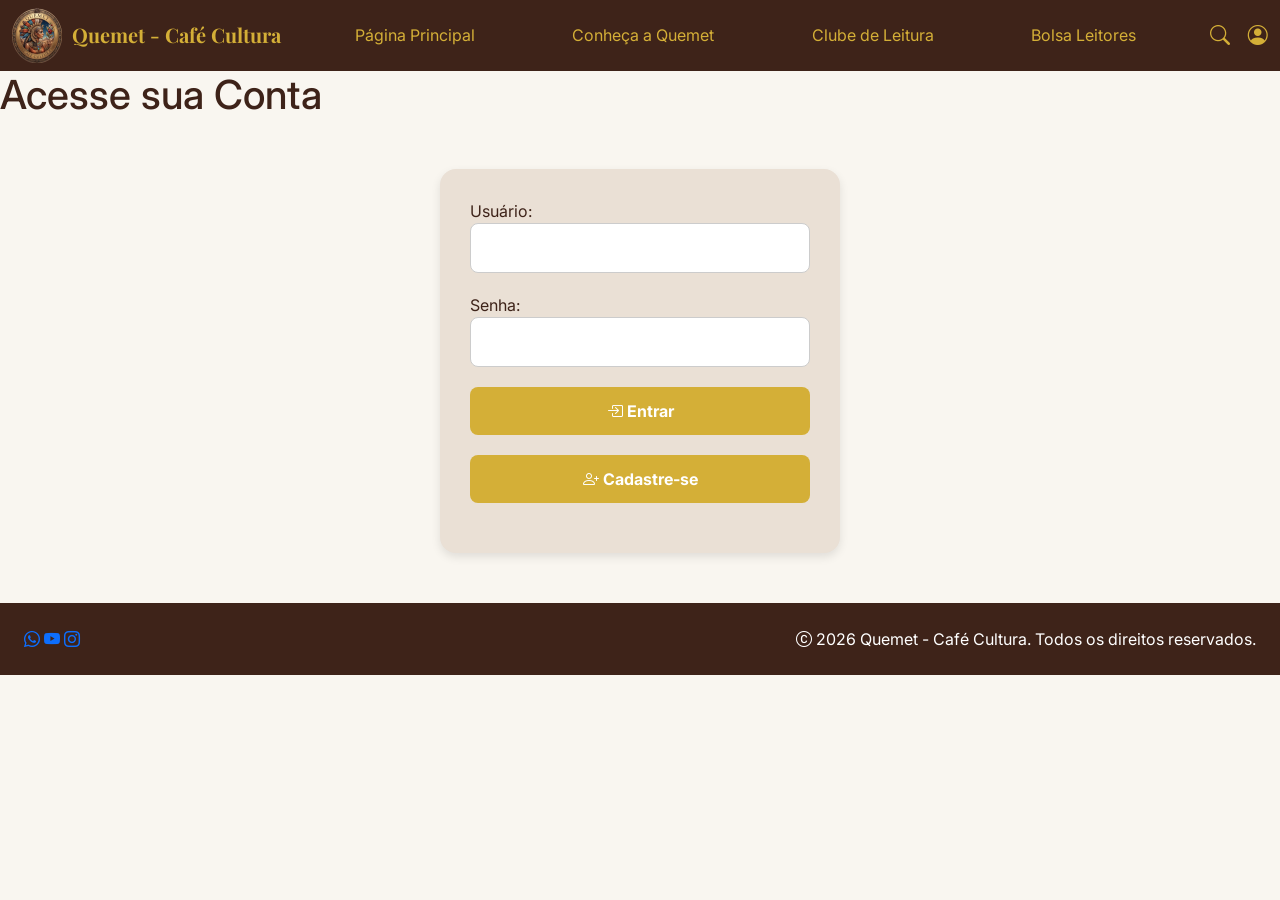
<file: HyperText/login.html>
<!DOCTYPE html>
<html lang="pt">
<head>
    <link rel="preconnect" href="https://fonts.googleapis.com">
    <link rel="preconnect" href="https://fonts.gstatic.com" crossorigin>
    <link href="https://fonts.googleapis.com/css2?family=Inter:ital,opsz,wght@0,14..32,100..900;1,14..32,100..900&family=Playball&family=Playfair+Display:ital,wght@0,400..900;1,400..900&display=swap" rel="stylesheet">
    <link rel="stylesheet" href="https://cdn.jsdelivr.net/npm/bootstrap-icons@1.11.3/font/bootstrap-icons.min.css">
    <link href="https://cdn.jsdelivr.net/npm/bootstrap@5.0.2/dist/css/bootstrap.min.css" rel="stylesheet" integrity="sha384-EVSTQN3/azprG1Anm3QDgpJLIm9Nao0Yz1ztcQTwFspd3yD65VohhpuuCOmLASjC" crossorigin="anonymous">
    <link rel="stylesheet" href="../style/style.css">
    <meta charset="UTF-8">
    <meta name="viewport" content="width=device-width, initial-scale=1.0">
    <title>Quemet - Café Cultura</title>
</head>
<body>
    <header class="site-header">
        <div class="container-fluid">
                <nav class="navbar navbar-dark navbar-expand-md w-100" aria-label="Navegação principal">
                    <a class="brand" href="index.html">
                        <img src="../Imagens/quemetLogo.webp" alt="Logo da Quemet" class="img-fluid" width="50" height="50">
                        <span>Quemet - Café Cultura</span>
                    </a>
                    <div class="collapse navbar-collapse" id="menu-login">
                        <div class="site-nav__links">
                            <a href="index.html">Página Principal</a>
                            <a href="sobrenos.html">Conheça a Quemet</a>
                            <a href="index.html#produtos">Clube de Leitura</a>
                            <a href="index.html#produtos">Bolsa Leitores</a>
                        </div>
                    </div>
                    <div class="site-nav__actions">
                        <a href="index.html#produtos" aria-label="Buscar produtos"><i class="bi bi-search" aria-hidden="true"></i></a>
                        <a href="login.html" aria-label="Acessar conta" aria-current="page"><i class="bi bi-person-circle" aria-hidden="true"></i></a>
                    </div>
                    <button class="navbar-toggler" type="button" data-bs-toggle="collapse" data-bs-target="#menu-login" aria-controls="menu-login" aria-expanded="false" aria-label="Abrir menu de navegação">
                        <span class="navbar-toggler-icon"></span>
                    </button>
                </nav>
            </div>
        </header>
    <main>
        <h1>Acesse sua Conta</h1>
        <section class="login-container">
            <form id="login-form" action="login.php" method="post">
                <label for="usuario">Usuário:</label>
                <input type="text" id="usuario" name="usuario" required>
                <label for="senha">Senha:</label>
                <input type="password" id="senha" name="senha" required>
                <button id="login-button" type="button">
                    <i class="bi bi-box-arrow-in-right"></i> Entrar
                </button>
                <div>
                    <button id="botao-cadastrar" type="button" class="btn btn-outline-dark w-100">
                        <i class="bi bi-person-plus"></i> Cadastre-se
                    </button>
                </div>
            </form>
            <form id="form-cadastrar" action="#" method="post">
                <h2>Cadastre-se</h2>
                <label for="novo-usuario">Usuário:</label>
                <input type="text" id="novo-usuario" name="novo-usuario" required>
                <label for="novo-email">Email:</label>
                <input type="email" id="novo-email" name="novo-email" required>
                <label for="nova-senha">Senha:</label>
                <input type="password" id="nova-senha" name="nova-senha" required>
                <button id="cadastro-submit" type="button">Cadastrar</button>
            </form>
        </section>
        <button id="voltar-topo" type="button">↑ Voltar ao topo</button>
    </main>
    <footer class="d-flex justify-content-between align-items-center p-4 flex-column flex-md-row">
            <div class="redes-sociais">
                <a href="#" aria-label="WhatsApp"><i class="bi bi-whatsapp" aria-hidden="true"></i></a>
                <a href="#" aria-label="YouTube"><i class="bi bi-youtube" aria-hidden="true"></i></a>
                <a href="#" aria-label="Instagram"><i class="bi bi-instagram" aria-hidden="true"></i></a>
            </div>
            <div class="direitos-autorais">
                <i class="bi bi-c-circle"></i> 2026 Quemet - Café Cultura. Todos os direitos reservados.
            </div>
        </footer>
        <script src="https://cdn.jsdelivr.net/npm/bootstrap@5.0.2/dist/js/bootstrap.bundle.min.js"></script>
        <script src="https://code.jquery.com/jquery-3.7.1.min.js"></script>
        <script src="../scripts/jquery-script.js"></script>
        <script src="../scripts/scripts.js"></script>
</body>
</html>
</file>
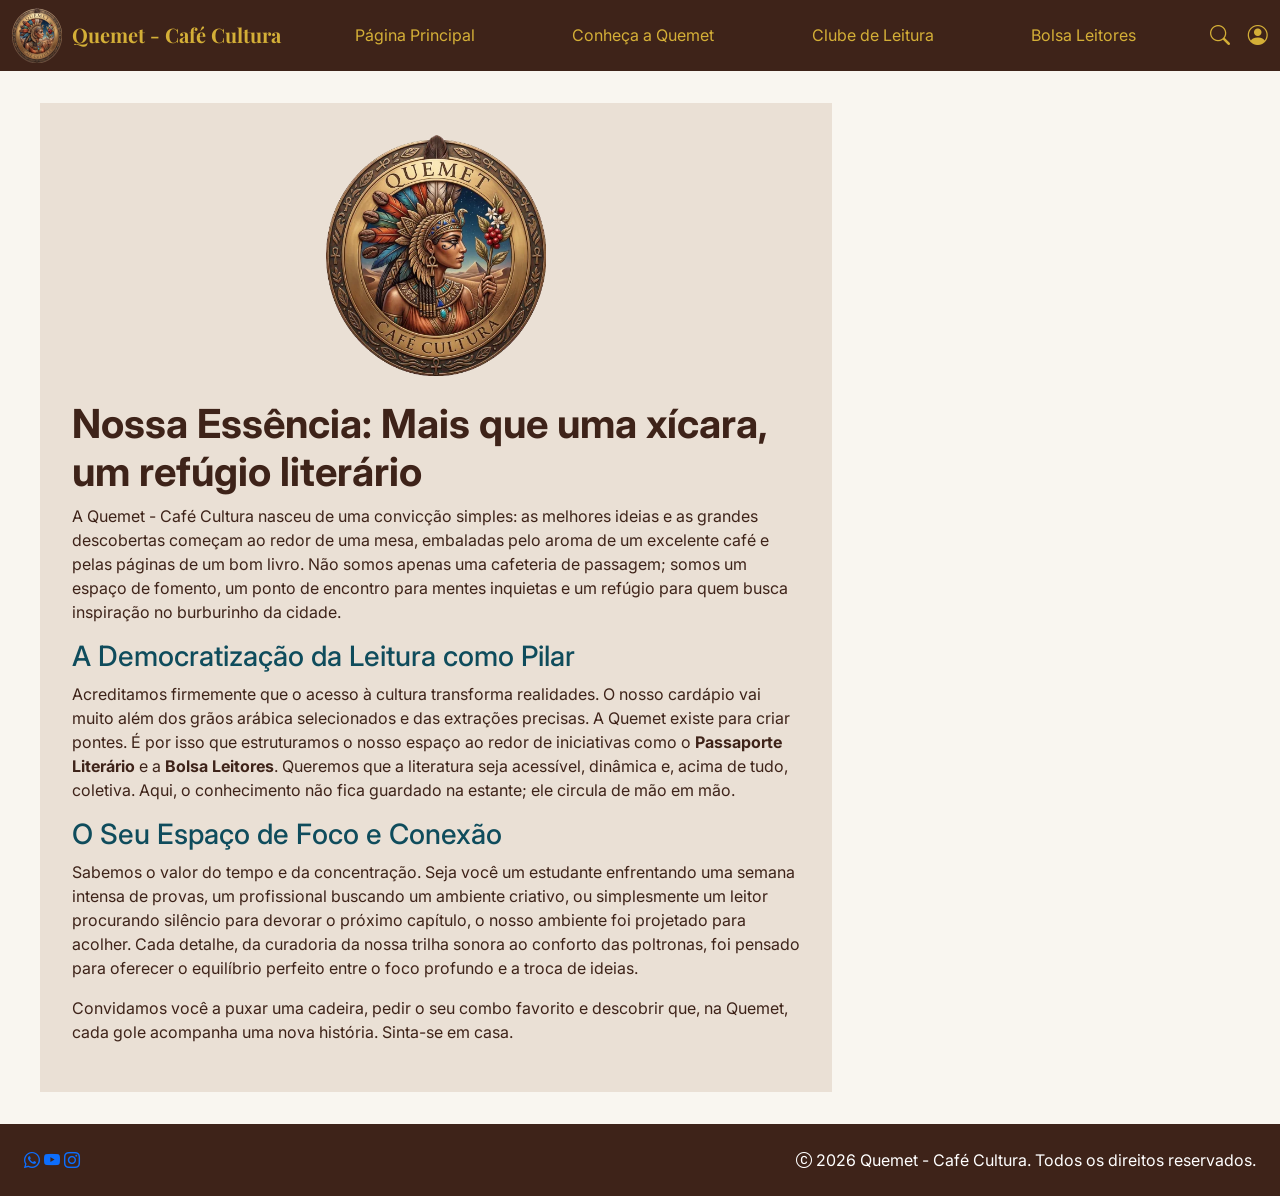
<file: HyperText/sobrenos.html>
<!DOCTYPE html>
<html lang="pt">
<head>
    <meta charset="UTF-8">
    <meta name="viewport" content="width=device-width, initial-scale=1.0">
    <link rel="preconnect" href="https://fonts.googleapis.com">
    <link rel="preconnect" href="https://fonts.gstatic.com" crossorigin>
    <link href="https://fonts.googleapis.com/css2?family=Inter:ital,opsz,wght@0,14..32,100..900;1,400..900&family=Playball&family=Playfair+Display:ital,wght@0,400..900;1,400..900&display=swap" rel="stylesheet">
    <link rel="stylesheet" href="https://cdn.jsdelivr.net/npm/bootstrap-icons@1.11.3/font/bootstrap-icons.min.css">
    <link href="https://cdn.jsdelivr.net/npm/bootstrap@5.0.2/dist/css/bootstrap.min.css" rel="stylesheet" integrity="sha384-EVSTQN3/azprG1Anm3QDgpJLIm9Nao0Yz1ztcQTwFspd3yD65VohhpuuCOmLASjC" crossorigin="anonymous">
    <link rel="stylesheet" href="../style/style.css">
    <title>Quemet - Conheça a Quemet</title>
</head>

<body>
    <header class="site-header">
        <div class="container-fluid">
            <nav class="navbar navbar-dark navbar-expand-md w-100" aria-label="Navegação principal">
                <a class="brand" href="index.html">
                    <img src="../Imagens/quemetLogo.webp" alt="Logo da Quemet" class="img-fluid" width="50" height="50">
                    <span>Quemet - Café Cultura</span>
                </a>
                <div class="collapse navbar-collapse" id="menu-sobrenos">
                    <div class="site-nav__links">
                        <a href="index.html">Página Principal</a>
                        <a href="sobrenos.html" aria-current="page">Conheça a Quemet</a>
                        <a href="index.html#produtos">Clube de Leitura</a>
                        <a href="index.html#produtos">Bolsa Leitores</a>
                    </div>
                </div>
                <div class="site-nav__actions">
                    <a href="index.html#produtos" aria-label="Buscar produtos"><i class="bi bi-search" aria-hidden="true"></i></a>
                    <a href="login.html" aria-label="Acessar conta"><i class="bi bi-person-circle" aria-hidden="true"></i></a>
                </div>
                <button class="navbar-toggler" type="button" data-bs-toggle="collapse" data-bs-target="#menu-sobrenos" aria-controls="menu-sobrenos" aria-expanded="false" aria-label="Abrir menu de navegação">
                    <span class="navbar-toggler-icon"></span>
                </button>
            </nav>
        </div>
    </header>

    <main>
        <section class="container-fluid sobrenos-localizacao">
            <div class="conteudo-container">
                <div class="row g-4 align-items-start">
                    <div class="col-12 col-lg-8">
                        <div class="sobrenos-intro">
        <img class="sobrenos-intro__logo" src="../Imagens/quemetLogo.webp" alt="Logo da Quemet - Café Cultura" width="220" height="220">
            <h1 id="titulo-sobrenos"><strong>Nossa Essência: Mais que uma xícara, um refúgio literário</strong></h1>
            <p>A Quemet - Café Cultura nasceu de uma convicção simples: as melhores ideias e as grandes descobertas começam ao redor de uma mesa, embaladas pelo aroma de um excelente café e pelas páginas de um bom livro. Não somos apenas uma cafeteria de passagem; somos um espaço de fomento, um ponto de encontro para mentes inquietas e um refúgio para quem busca inspiração no burburinho da cidade.</p>

            <h3>A Democratização da Leitura como Pilar</h3>
            <p>Acreditamos firmemente que o acesso à cultura transforma realidades. O nosso cardápio vai muito além dos grãos arábica selecionados e das extrações precisas. A Quemet existe para criar pontes. É por isso que estruturamos o nosso espaço ao redor de iniciativas como o <strong>Passaporte Literário</strong> e a <strong>Bolsa Leitores</strong>. Queremos que a literatura seja acessível, dinâmica e, acima de tudo, coletiva. Aqui, o conhecimento não fica guardado na estante; ele circula de mão em mão.</p>

            <h3>O Seu Espaço de Foco e Conexão</h3>
            <p>Sabemos o valor do tempo e da concentração. Seja você um estudante enfrentando uma semana intensa de provas, um profissional buscando um ambiente criativo, ou simplesmente um leitor procurando silêncio para devorar o próximo capítulo, o nosso ambiente foi projetado para acolher. Cada detalhe, da curadoria da nossa trilha sonora ao conforto das poltronas, foi pensado para oferecer o equilíbrio perfeito entre o foco profundo e a troca de ideias.</p>

            <p>Convidamos você a puxar uma cadeira, pedir o seu combo favorito e descobrir que, na Quemet, cada gole acompanha uma nova história. Sinta-se em casa.</p>
                        </div>
                    </div>
                    <div class="col-12 col-lg-4">
                        <section class="mapa-container" aria-label="Localização da Quemet">
                            <iframe src="https://www.google.com/maps/embed?pb=!1m18!1m12!1m3!1d959.6057502114307!2d-48.05811935769564!3d-15.83434997776676!2m3!1f0!2f0!3f0!3m2!1i1024!2i768!4f13.1!3m3!1m2!1s0x935a32eb9657e16f%3A0x4153e84da2a38cae!2sAlameda%20Shopping!5e0!3m2!1spt-BR!2sbr!4v1791074156594!5m2!1spt-BR!2sbr" title="Localização da Quemet" loading="lazy"></iframe>
                        </section>
                    </div>
                </div>
            </div>
        </section>
        <button id="voltar-topo" type="button">Voltar ao topo</button>
    </main>


    <footer class="d-flex justify-content-between align-items-center p-4 flex-column flex-md-row">
        <div class="redes-sociais">
            <a href="#" aria-label="WhatsApp"><i class="bi bi-whatsapp" aria-hidden="true"></i></a>
            <a href="#" aria-label="YouTube"><i class="bi bi-youtube" aria-hidden="true"></i></a>
            <a href="#" aria-label="Instagram"><i class="bi bi-instagram" aria-hidden="true"></i></a>
        </div>
        <div class="direitos-autorais">
            <i class="bi bi-c-circle" aria-hidden="true"></i> 2026 Quemet - Café Cultura. Todos os direitos reservados.
        </div>
    </footer>
    <script src="https://cdn.jsdelivr.net/npm/bootstrap@5.0.2/dist/js/bootstrap.bundle.min.js"></script>
    <script src="../scripts/scripts.js"></script>
</body>
</html>
</file>
<file: style.css>
:root{
    --brand-dark: #3e2319;
    --brand-primary:#d4af37;
    --accent-teal: #0f4c5c;
    --bg-main: #f9f6f0;
    --bg-cards: #EAE0d5;
}

body{
    font-family: 'Inter', sans-serif;
    background-color: var(--bg-main);
    color: var(--brand-dark);
    overflow-x: hidden;
}

.site-header{
    background-color: var(--brand-dark);
}

.conteudo-container{
    max-width: 1200px;
    margin: 0 auto;
}

.brand{
    display: flex;
    align-items: center;
    gap: 10px;
    color: var(--brand-primary);
    font-family: 'Playfair Display', serif;
    font-size: 1.25rem;
    font-weight: 700;
    text-decoration: none;
    white-space: nowrap;
}

.site-nav__links{
    display: flex;
    align-items: center;
    justify-content: space-evenly;
    flex: 1;
    gap: 12px;
}

.site-nav__links a {
    color: var(--brand-primary);
    text-decoration: none;
    padding: 8px 12px;
    text-align: center;
    white-space: nowrap;
}

.site-nav__actions{
    display: flex;
    align-items: center;
    gap: 18px;
    margin-left: auto;
}

.site-nav__actions a{
    color: var(--brand-primary);
    font-size: 1.25rem;
}

.site-nav__links a:hover,
.site-nav__links a:focus-visible,
.site-nav__actions a:hover,
.site-nav__actions a:focus-visible{
    color: var(--accent-teal);
}

.hero{
    padding: 24px 12px;
}

.hero__image {
    display: block;
    width: 100%;      
    max-width: 1200px; 
    height: auto;      
    margin: 0 auto;    
}
.produtos{
    padding: 48px 24px;
}

.produtos h2{
    margin-bottom: 24px;
    text-align: center;
}

.galeria-controles{
    display: flex;
    align-items: center;
    gap: 16px;
}

.galeria-viewport{
    min-width: 0;
    flex: 1;
    overflow: hidden;
}

.galeria-seta{
    flex: 0 0 auto;
    width: 44px;
    height: 44px;
    border: 1px solid var(--brand-dark);
    border-radius: 50%;
    background-color: var(--brand-primary);
    color: var(--brand-dark);
    font-size: 1.25rem;
}

.galeria-seta:hover,
.galeria-seta:focus-visible{
    background-color: var(--brand-dark);
    color: var(--brand-primary);
}

#galeria-cards{
    transition: transform 0.4s ease;
}

@media (min-width: 768px){
    #galeria-cards{
        flex-wrap: nowrap;
    }

    #galeria-cards > [class*="col-"]{
        flex: 0 0 25%;
        max-width: 25%;
    }
}

.card{
    background-color: var(--bg-cards);
    border-radius: 16px;
    padding: 16px;
    text-align: center;
    border: none;
}

.card img{
    aspect-ratio: 223 / 400;
    object-fit: contain;
    border-radius: 8px;
    margin-bottom: 12px;
}

.card-conteudo{
    display: flex;
    flex: 1;
    flex-direction: column;
    align-items: center;
}

.card-conteudo h3{
    font-size: 1.25rem;
}

.card-conteudo p:not(.preco){
    flex: 1;
}

.preco{
    background-color: var(--brand-primary);
    color: white;
    display: inline-block;
    padding: 4px 24px;
    border-radius: 50px;
    font-weight: bold;
    margin-top: 10px;
}

.destaques{
    background-color: var(--accent-teal);
    color: white;
    padding: 56px 24px;
}

.destaques__conteudo{
    max-width: 900px;
}

.destaques__rotulo{
    color: var(--brand-primary);
    font-size: 0.8rem;
    font-weight: 700;
    letter-spacing: 0.08em;
    margin-bottom: 8px;
    text-transform: uppercase;
}

.destaques h2{
    color: var(--brand-primary);
    font-family: 'Playfair Display', serif;
    font-size: clamp(1.75rem, 4vw, 2.75rem);
    margin-bottom: 24px;
}

.destaques p:not(.destaques__rotulo){
    font-size: 1.05rem;
    line-height: 1.7;
    margin-bottom: 16px;
}

.destaques p:last-child{
    margin-bottom: 0;
}

.novidades{
    padding: 56px 24px;
}

.novidades__conteudo{
    max-width: 900px;
}

.novidades__rotulo{
    color: var(--accent-teal);
    font-size: 0.8rem;
    font-weight: 700;
    letter-spacing: 0.08em;
    margin-bottom: 8px;
    text-transform: uppercase;
}

.novidades h2{
    color: var(--brand-dark);
    font-family: 'Playfair Display', serif;
    font-size: clamp(1.75rem, 4vw, 2.75rem);
    margin-bottom: 16px;
}

.novidades h3{
    color: var(--accent-teal);
    font-family: 'Playfair Display', serif;
    font-size: clamp(1.35rem, 3vw, 2rem);
    margin-bottom: 12px;
}

.novidades p:not(.novidades__rotulo){
    font-size: 1.05rem;
    line-height: 1.7;
    margin-bottom: 20px;
}

.novidades__link{
    color: var(--brand-dark);
    font-weight: 700;
    text-decoration: underline;
    text-decoration-color: var(--brand-primary);
    text-decoration-thickness: 2px;
    text-underline-offset: 4px;
}

.novidades__link:hover,
.novidades__link:focus-visible{
    color: var(--accent-teal);
}

.login-container{
    background-color: var(--bg-cards);
    max-width: 400px;
    margin: 50px auto;
    padding: 30px;
    border-radius: 16px;
    box-shadow: 0 4px 10px rgba(0,0,0,0.1);
}

.login-container input, .login-container button{
    width: 100%;
    padding: 12px;
    border-radius: 8px;
    margin-bottom: 20px;
    border: 1px solid #ccc;
}

#voltar-topo{
    position: fixed;
    bottom: 5px;
    right: 50px;
    display: none;
    z-index: 10;
    border: 1px solid var(--brand-dark);
    border-radius: 4px;
    padding: 8px 12px;
    background-color: var(--brand-primary);
    color: var(--brand-dark);
}

#voltar-topo.visivel{
    display: block;
}

#form-cadastrar{
    padding: 50px;
    display: none;
}

#form-cadastrar input{
    width: 100%;
    padding: 12px;
    border: 1px solid #ccc;
    border-radius: 8px;
    margin-bottom: 20px;
}

@media (max-width: 767px){
    .site-header .navbar{
        align-items: flex-start;
        padding-left: 0;
        padding-right: 0;
    }

    .brand{
        min-width: 0;
        flex: 1 1 auto;
        font-size: 1rem;
        white-space: normal;
    }

    .brand span{
        overflow-wrap: anywhere;
    }

    #voltar-topo{
        right: 12px;
    }

    #form-cadastrar{
        padding: 24px;
    }

    .site-nav__links{
        width: 100%;
        flex-wrap: wrap;
        min-width: 0;
    }

    .site-nav__actions{
        justify-content: flex-end;
        width: auto;
        margin-left: auto;
    }

    .galeria-viewport{
        overflow: visible;
    }

    .hero{
        padding: 0;
    }

    .hero__image{
        max-height: none;
    }

    #galeria-cards > [class*="col-"]{
        flex: 0 0 50%;
        max-width: 50%;
    }

    #galeria-cards .card{
        padding: 10px;
    }

    #galeria-cards .card img{
        height: 180px;
        object-fit: contain;
    }

    #galeria-cards .card-conteudo p:not(.preco){
        display: none;
    }

    #galeria-cards .card-conteudo h3{
        font-size: 1rem;
    }

    #galeria-cards .preco{
        padding: 4px 12px;
        font-size: 0.9rem;
    }
}

.login-container button{
    background-color: var(--brand-primary);
    color: white;
    font-weight: bold;
    cursor: pointer;
    border: none;
}

footer{
    background-color: var(--brand-dark);
    color: white;
    padding: 16px 24px; 
}
</file>
<file: style/style.css>
:root{
    --brand-dark: #3e2319;
    --brand-primary:#d4af37;
    --accent-teal: #0f4c5c;
    --bg-main: #f9f6f0;
    --bg-cards: #EAE0d5;
}

body{
    font-family: 'Inter', sans-serif;
    background-color: var(--bg-main);
    color: var(--brand-dark);
    overflow-x: hidden;
}

.site-header{
    background-color: var(--brand-dark);
}

.conteudo-container{
    max-width: 1200px;
    margin: 0 auto;
}

.brand{
    display: flex;
    align-items: center;
    gap: 10px;
    color: var(--brand-primary);
    font-family: 'Playfair Display', serif;
    font-size: 1.25rem;
    font-weight: 700;
    text-decoration: none;
    white-space: nowrap;
}

.site-nav__links{
    display: flex;
    align-items: center;
    justify-content: space-evenly;
    flex: 1;
    gap: 12px;
}

.site-nav__links a {
    color: var(--brand-primary);
    text-decoration: none;
    padding: 8px 12px;
    text-align: center;
    white-space: nowrap;
}

.site-nav__actions{
    display: flex;
    align-items: center;
    gap: 18px;
    margin-left: auto;
}

.site-nav__actions a{
    color: var(--brand-primary);
    font-size: 1.25rem;
}

.site-nav__links a:hover,
.site-nav__links a:focus-visible,
.site-nav__actions a:hover,
.site-nav__actions a:focus-visible{
    color: var(--accent-teal);
}

.hero{
    padding: 24px 12px;
}

.hero__image {
    display: block;
    width: 100%;      
    max-width: 1200px; 
    height: auto;      
    margin: 0 auto;    
}
.produtos{
    padding: 48px 24px;
}

.produtos h2{
    margin-bottom: 24px;
    text-align: center;
}

.galeria-controles{
    display: flex;
    align-items: center;
    gap: 16px;
}

.galeria-viewport{
    min-width: 0;
    flex: 1;
    overflow: hidden;
}

.galeria-seta{
    flex: 0 0 auto;
    width: 44px;
    height: 44px;
    border: 1px solid var(--brand-dark);
    border-radius: 50%;
    background-color: var(--brand-primary);
    color: var(--brand-dark);
    font-size: 1.25rem;
}

.galeria-seta:hover,
.galeria-seta:focus-visible{
    background-color: var(--brand-dark);
    color: var(--brand-primary);
}

#galeria-cards{
    transition: transform 0.4s ease;
}

@media (min-width: 768px){
    #galeria-cards{
        flex-wrap: nowrap;
    }

    #galeria-cards > [class*="col-"]{
        flex: 0 0 25%;
        max-width: 25%;
    }
}

.card{
    background-color: var(--bg-cards);
    border-radius: 16px;
    padding: 16px;
    text-align: center;
    border: none;
}

.card img{
    aspect-ratio: 223 / 400;
    object-fit: contain;
    border-radius: 8px;
    margin-bottom: 12px;
}

.card-conteudo{
    display: flex;
    flex: 1;
    flex-direction: column;
    align-items: center;
}

.card-conteudo h3{
    font-size: 1.25rem;
}

.card-conteudo p:not(.preco){
    flex: 1;
}

.preco{
    background-color: var(--brand-primary);
    color: white;
    display: inline-block;
    padding: 4px 24px;
    border-radius: 50px;
    font-weight: bold;
    margin-top: 10px;
}

.destaques{
    background-color: var(--accent-teal);
    color: white;
    padding: 56px 24px;
}

.destaques__conteudo{
    max-width: 900px;
}

.destaques__rotulo{
    color: var(--brand-primary);
    font-size: 0.8rem;
    font-weight: 700;
    letter-spacing: 0.08em;
    margin-bottom: 8px;
    text-transform: uppercase;
}

.destaques h2{
    color: var(--brand-primary);
    font-family: 'Playfair Display', serif;
    font-size: clamp(1.75rem, 4vw, 2.75rem);
    margin-bottom: 24px;
}

.destaques p:not(.destaques__rotulo){
    font-size: 1.05rem;
    line-height: 1.7;
    margin-bottom: 16px;
}

.destaques p:last-child{
    margin-bottom: 0;
}

.novidades{
    padding: 56px 24px;
}

.novidades__conteudo{
    max-width: 900px;
}

.novidades__rotulo{
    color: var(--accent-teal);
    font-size: 0.8rem;
    font-weight: 700;
    letter-spacing: 0.08em;
    margin-bottom: 8px;
    text-transform: uppercase;
}

.novidades h2{
    color: var(--brand-dark);
    font-family: 'Playfair Display', serif;
    font-size: clamp(1.75rem, 4vw, 2.75rem);
    margin-bottom: 16px;
}

.novidades h3{
    color: var(--accent-teal);
    font-family: 'Playfair Display', serif;
    font-size: clamp(1.35rem, 3vw, 2rem);
    margin-bottom: 12px;
}

.novidades p:not(.novidades__rotulo){
    font-size: 1.05rem;
    line-height: 1.7;
    margin-bottom: 20px;
}

.novidades__link{
    color: var(--brand-dark);
    font-weight: 700;
    text-decoration: underline;
    text-decoration-color: var(--brand-primary);
    text-decoration-thickness: 2px;
    text-underline-offset: 4px;
}

.novidades__link:hover,
.novidades__link:focus-visible{
    color: var(--accent-teal);
}

.login-container{
    background-color: var(--bg-cards);
    max-width: 400px;
    margin: 50px auto;
    padding: 30px;
    border-radius: 16px;
    box-shadow: 0 4px 10px rgba(0,0,0,0.1);
}

.login-container input, .login-container button{
    width: 100%;
    padding: 12px;
    border-radius: 8px;
    margin-bottom: 20px;
    border: 1px solid #ccc;
}

#voltar-topo{
    position: fixed;
    bottom: 5px;
    right: 50px;
    display: none;
    z-index: 10;
    border: 1px solid var(--brand-dark);
    border-radius: 4px;
    padding: 8px 12px;
    background-color: var(--brand-primary);
    color: var(--brand-dark);
}

#voltar-topo.visivel{
    display: block;
}

#form-cadastrar{
    padding: 50px;
    display: none;
}

#form-cadastrar input{
    width: 100%;
    padding: 12px;
    border: 1px solid #ccc;
    border-radius: 8px;
    margin-bottom: 20px;
}

@media (max-width: 767px){
    .site-header .navbar{
        align-items: flex-start;
        padding-left: 0;
        padding-right: 0;
    }

    .brand{
        min-width: 0;
        flex: 1 1 auto;
        font-size: 1rem;
        white-space: normal;
    }

    .brand span{
        overflow-wrap: anywhere;
    }

    #voltar-topo{
        right: 12px;
    }

    #form-cadastrar{
        padding: 24px;
    }

    .site-nav__links{
        width: 100%;
        flex-wrap: wrap;
        min-width: 0;
    }

    .site-nav__actions{
        justify-content: flex-end;
        width: auto;
        margin-left: auto;
    }

    .galeria-viewport{
        overflow: visible;
    }

    .hero{
        padding: 0;
    }

    .hero__image{
        max-height: none;
    }

    #galeria-cards > [class*="col-"]{
        flex: 0 0 50%;
        max-width: 50%;
    }

    #galeria-cards .card{
        padding: 10px;
    }

    #galeria-cards .card img{
        height: 180px;
        object-fit: contain;
    }

    #galeria-cards .card-conteudo p:not(.preco){
        display: none;
    }

    #galeria-cards .card-conteudo h3{
        font-size: 1rem;
    }

    #galeria-cards .preco{
        padding: 4px 12px;
        font-size: 0.9rem;
    }
}

.login-container button{
    background-color: var(--brand-primary);
    color: white;
    font-weight: bold;
    cursor: pointer;
    border: none;
}

footer{
    background-color: var(--brand-dark);
    color: white;
    padding: 16px 24px; 
}

.sobrenos-intro{
    background-color: var(--bg-cards);
    color: var(--brand-dark);
    margin: 32px 0;
    padding: 32px;
}

.sobrenos-intro__logo{
    display: block;
    width: min(100%, 220px);
    height: auto;
    margin: 0 auto 24px;
}

.sobrenos-intro h1{
    padding: 0;
    text-align: left;
}

.sobrenos-intro h2,
.sobrenos-intro h3{
    color: var(--accent-teal);
}

.mapa-container{
    margin: 32px 0;
    min-height: 420px;
}

.mapa-container iframe{
    width: 100%;
    min-height: 420px;
    border: 0;
}

@media (max-width: 767px){
    .sobrenos-intro,
    .mapa-container{
        margin: 16px 0;
    }

    .sobrenos-intro{
        padding: 24px;
    }

    .sobrenos-intro__logo{
        width: min(100%, 180px);
        margin-bottom: 20px;
    }

    .mapa-container,
    .mapa-container iframe{
        min-height: 320px;
    }
}

#dashboard-painel{
    position: fixed;
    inset: 0 auto 0 0;
    z-index: 1000;
    width: 280px;
    min-height: 100vh;
    overflow-y: hidden;
    background-color: var(--brand-dark);
    color: var(--bg-main);
    padding: 32px 24px;
    text-align: left;
    box-shadow: 4px 0 14px rgba(0, 0, 0, 0.15);
}

.dashboard-page{
    padding-left: 280px;
}

#dashboard-painel h1{
    color: var(--brand-primary);
    font-family: 'Playfair Display', serif;
    font-size: 1.25rem;
    margin-bottom: 32px;
}

#dashboard-painel h2{
    font-size: 1.35rem;
}

#dashboard-painel p{
    line-height: 1.6;
}

.dashboard-nav{
    display: flex;
    flex-direction: column;
    gap: 8px;
    margin-top: 32px;
}

.dashboard-nav a{
    border-radius: 6px;
    color: white;
    padding: 10px 12px;
    text-decoration: none;
}

.dashboard-nav a:hover,
.dashboard-nav a:focus-visible{
    background-color: var(--brand-primary);
    color: var(--brand-dark);
}

@media (max-width: 767px){
    .dashboard-page{
        padding-left: 0;
    }

    #dashboard-painel{
        position: static;
        width: 100%;
        min-height: auto;
        box-shadow: none;
    }
}
</file>
